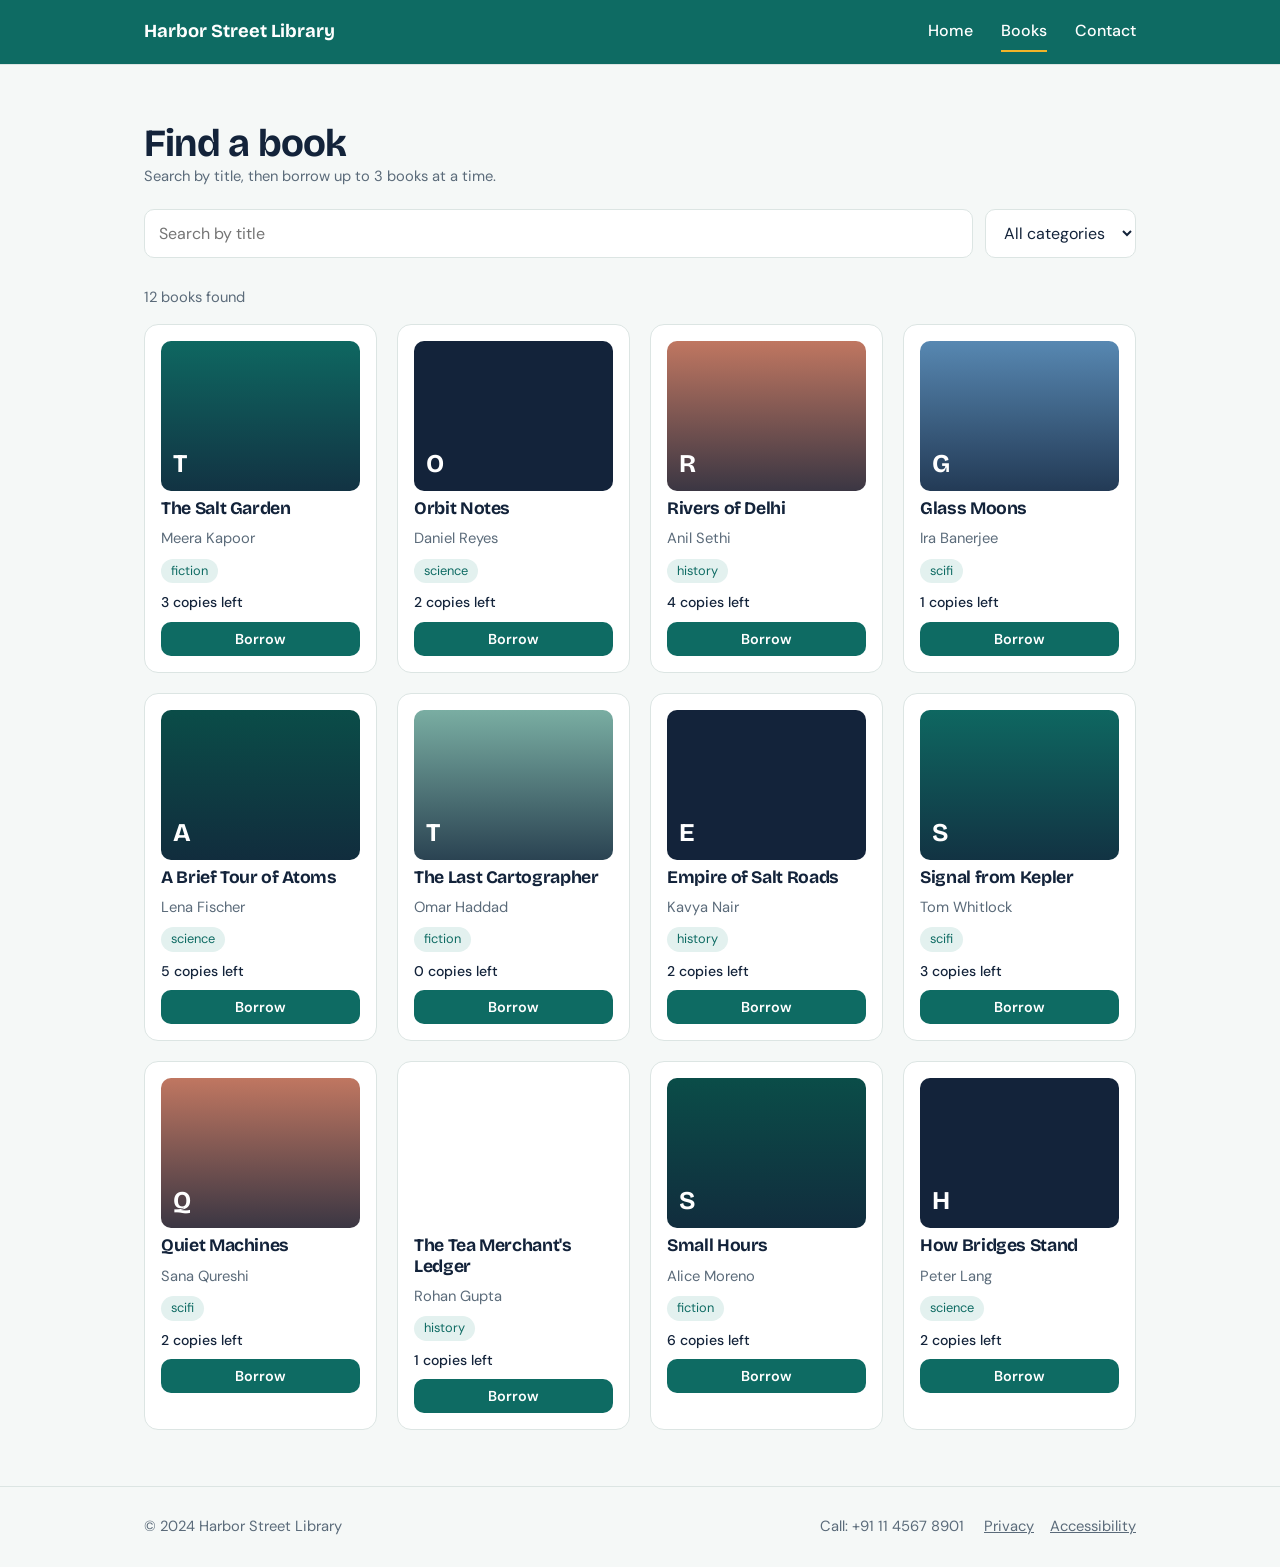
<file: sandbox/alfaceti-sfrdu1wi4a/books.html>
<!DOCTYPE html>
<html lang="en"><head><title>Books – Harbor Street Library</title><meta charset="UTF-8"><meta name="viewport" content="width=device-width, initial-scale=1"><link rel="preconnect" href="https://fonts.googleapis.com"><link href="https://fonts.googleapis.com/css2?family=Bricolage+Grotesque:wght@600;700&family=DM+Sans:wght@400;500;600&display=swap" rel="stylesheet"><link rel="stylesheet" href="style.css"></head>
<body>
<header class="site-header"><div class="wrap">
  <a class="logo" href="index.html">Harbor Street Library</a>
  <nav><a href="index.html">Home</a><a class="active" href="books.html">Books</a><a href="contact.html">Contact</a></nav>
</div></header>

<main><section><div class="wrap">
  <h1 style="font-size:2.4rem">Find a book</h1>
  <p class="muted">Search by title, then borrow up to 3 books at a time.</p>
  <div class="toolbar">
    <input id="search" type="search" placeholder="Search by title">
    <select id="category">
      <option value="all">All categories</option>
      <option value="fiction">Fiction</option>
      <option value="science">Science</option>
      <option value="history">History</option>
      <option value="sci-fi">Sci-Fi</option>
    </select>
  </div>
  <p class="muted" id="result-count" style="margin-bottom:14px"></p>
  <div class="grid" id="book-grid"></div>
  <p id="borrow-msg" class="success" hidden></p>
</div></section></main>

<footer><div class="wrap">
  <span>© 2024 Harbor Street Library</span>
  <span>Call: +91 11 4567 8901 <a href="index.html">Privacy</a><a href="contact.html">Accessibility</a></span>
</div></footer>
<script src="script.js"></script>
</body></html>
</file>
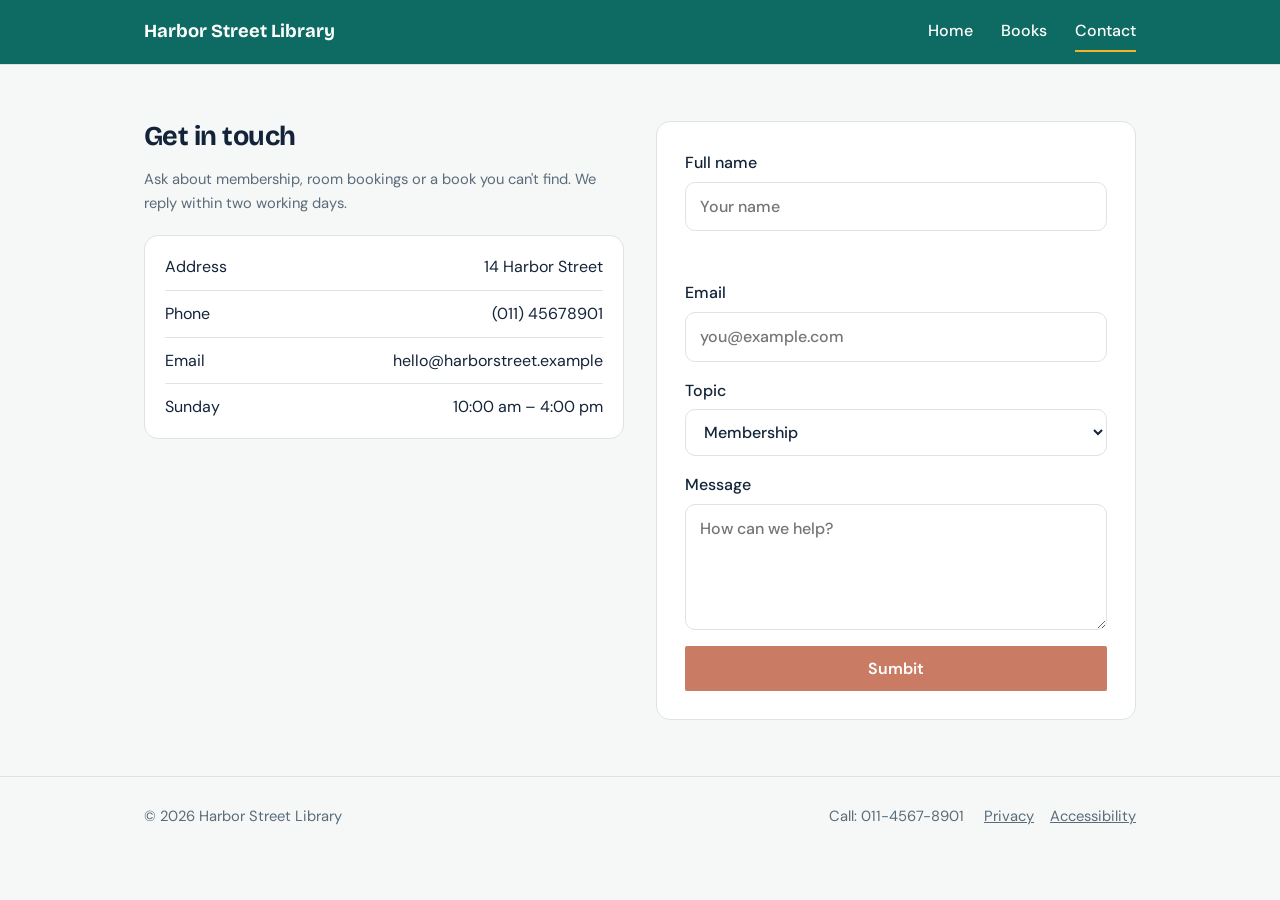
<file: sandbox/alfaceti-sfrdu1wi4a/contact.html>
<!DOCTYPE html>
<html lang="en"><head><title>Contact – Harbor Street Library</title><meta charset="UTF-8"><meta name="viewport" content="width=device-width, initial-scale=1"><link rel="preconnect" href="https://fonts.googleapis.com"><link href="https://fonts.googleapis.com/css2?family=Bricolage+Grotesque:wght@600;700&family=DM+Sans:wght@400;500;600&display=swap" rel="stylesheet"><link rel="stylesheet" href="style.css"></head>
<body>
<header class="site-header"><div class="wrap">
  <a class="logo" href="index.html">Harbor Street Library</a>
  <nav><a href="index.html">Home</a><a href="books.html">Books</a><a class="active" href="contact.html">Contact</a></nav>
</div></header>

<main><section><div class="wrap two">
  <div>
    <h2 id="contact-title">Get in touch</h2>
    <p class="muted" style="margin-bottom:20px">Ask about membership, room bookings or a book you can't find. We reply within two working days.</p>
    <ul class="hours">
      <li><span>Address</span><span>14 Harbor Street</span></li>
      <li><span>Phone</span><span>(011) 45678901</span></li>
      <li><span>Email</span><span>hello@harborstreet.example</span></li>
      <li><span>Sunday</span><span>10:00 am – 4:00 pm</span></li>
    </ul>
  </div>
  <form id="contact-form" novalidate>
    <label>Full name<input id="name" type="text" placeholder="Your name"></label>
    <span class="error" id="name-error"></span>
    <label>Email<input id="email" type="text" placeholder="you@example.com"></label>
    <label>Topic
      <select id="topic"><option>Membership</option><option>Room booking</option><option>Request a book</option><option>Other</option></select>
    </label>
    <label>Message<textarea id="message" rows="4" placeholder="How can we help?"></textarea></label>
    <button class="btn" id="submit-btn" type="submit" style="background:#C97B63;border-radius:2px">Sumbit</button>
    <p class="success" id="form-success" hidden></p>
  </form>
</div></section></main>

<footer><div class="wrap">
  <span>© 2026 Harbor Street Library</span>
  <span>Call: 011-4567-8901 <a href="index.html">Privacy</a><a href="#">Accessibility</a></span>
</div></footer>
<script src="script.js"></script>
</body></html>
</file>
<file: sandbox/alfaceti-sfrdu1wi4a/style.css>
:root{--bg:#F5F8F7;--ink:#13233A;--muted:#5B6B7A;--brand:#0E6B63;--brand-d:#0A4F49;--accent:#F0B429;--card:#fff;--line:#DCE5E3;--r:14px}
*{box-sizing:border-box;margin:0;padding:0}
body{font-family:'DM Sans',system-ui,sans-serif;background:var(--bg);color:var(--ink);line-height:1.6}
h1,h2,h3{font-family:'Bricolage Grotesque','DM Sans',sans-serif;line-height:1.15;letter-spacing:-.02em}
h1{font-size:clamp(2.4rem,6vw,4rem);max-width:14ch}
h2{font-size:1.7rem;margin-bottom:1rem}
h3{font-size:1.1rem}
a{color:inherit}
.wrap{max-width:1040px;margin:0 auto;padding:0 24px}
section{padding:56px 0}

/* header */
.site-header{background:var(--brand);border-bottom:1px solid var(--line);position:sticky;top:0;z-index:5}
.site-header .wrap{display:flex;align-items:center;justify-content:space-between;height:64px}
.logo{font-family:'Bricolage Grotesque',sans-serif;font-weight:700;font-size:1.15rem;text-decoration:none;color:#fff}
nav{display:flex;gap:28px;white-space:nowrap}
nav a{text-decoration:none;color:#fff;font-weight:500;padding:6px 0;border-bottom:2px solid transparent}
nav a:hover,nav a.active{color:#fff;border-color:var(--accent)}

/* buttons */
.btn{display:inline-block;background:var(--brand);color:#fff;border:0;border-radius:10px;padding:12px 22px;font:600 1rem 'DM Sans',sans-serif;text-decoration:none;cursor:pointer;transition:background .15s}
.btn:hover{background:var(--brand-d)}
.btn-ghost{background:transparent;color:var(--ink);border:1.5px solid var(--ink);margin-left:10px;margin-top:6px}
.btn-ghost:hover{background:var(--ink);color:#fff}
.btn-sm{padding:8px 14px;font-size:.9rem;width:100%}

/* hero */
.hero{padding:72px 0 40px}
.hero p{max-width:46ch;color:var(--muted);font-size:1.15rem;margin:18px 0 28px}
.shelf{display:flex;align-items:flex-end;gap:6px;margin-top:28px;border-bottom:6px solid var(--ink);padding:0 8px;overflow:hidden}
.shelf i{display:block;width:34px;border-radius:4px 4px 0 0}

/* cards */
.grid{display:grid;grid-template-columns:repeat(auto-fill,minmax(210px,1fr));gap:20px}
.card{background:var(--card);border:1px solid var(--line);border-radius:var(--r);padding:16px;display:flex;flex-direction:column;gap:8px}
.cover{height:150px;border-radius:10px;display:flex;align-items:flex-end;padding:12px;color:#fff;font:700 1.6rem 'Bricolage Grotesque',sans-serif}
.tag{font-size:.8rem;color:var(--brand);background:#E3F1EF;border-radius:99px;padding:2px 10px;align-self:flex-start}
.muted{color:var(--muted);font-size:.92rem}
.copies{font-size:.88rem;font-weight:500}

/* info rows */
.two{display:grid;grid-template-columns:1fr 1fr;gap:32px}
.hours{list-style:none;background:#fff;border:1px solid var(--line);border-radius:var(--r);padding:8px 20px}
.hours li{display:flex;justify-content:space-between;padding:10px 0;border-bottom:1px solid var(--line)}
.hours li:last-child{border:0}
.events{list-style:none}
.events li{padding:12px 0;border-bottom:1px solid var(--line)}
.events .when{color:#B9C4C2;font-size:.9rem}

/* books toolbar */
.toolbar{display:flex;gap:12px;flex-wrap:wrap;margin:20px 0 28px}
input,select,textarea{font:inherit;padding:11px 14px;border:1.5px solid var(--line);border-radius:10px;background:#fff;color:var(--ink)}
input:focus,select:focus,textarea:focus,.btn:focus-visible{outline:3px solid var(--accent);outline-offset:1px}
#search{flex:1;min-width:200px}

/* form */
form{background:#fff;border:1px solid var(--line);border-radius:var(--r);padding:28px;display:grid;gap:16px}
label{display:grid;gap:6px;font-weight:500}
.error{color:#C0392B;font-size:.9rem;min-height:1.2em}
.success{background:#E3F1EF;border-radius:10px;padding:14px 18px;color:var(--brand-d);margin-top:16px}

footer{border-top:1px solid var(--line);padding:28px 0;color:var(--muted);font-size:.92rem}
footer .wrap{display:flex;justify-content:space-between;flex-wrap:wrap;gap:12px}
footer a{margin-left:16px}
@media(max-width:700px){.two{grid-template-columns:1fr}}

.hero-img{display:block;width:100%;height:300px;object-fit:cover;border-radius:18px;margin-top:44px;background:var(--line)}
.card img{display:block;width:100%;height:150px;object-fit:cover}
</file>
